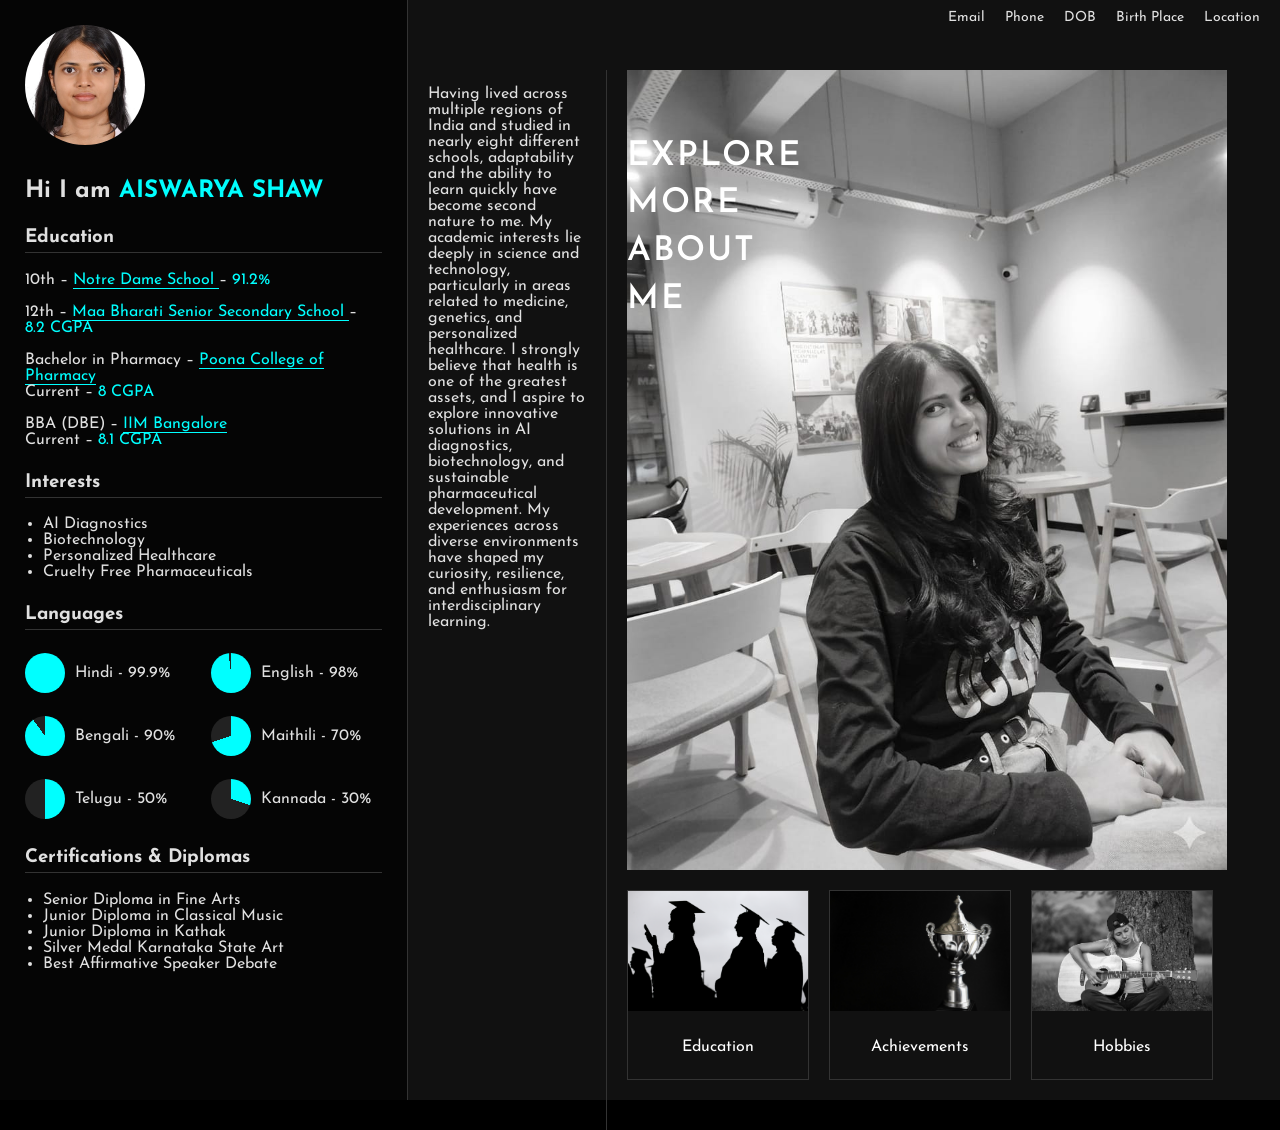
<file: index.html>
<!DOCTYPE html>
<html lang="en">
<head>
<meta charset="UTF-8">
<meta name="viewport" content="width=device-width, initial-scale=1.0">

<title>Aishwarya Shaw</title>

<link rel="stylesheet" href="style.css">

<link href="https://fonts.googleapis.com/css2?family=Josefin+Sans:wght@300;400;600&display=swap" rel="stylesheet">
</head>

<body>

<div class="container">

<!-- LEFT SIDEBAR -->

<div class="sidebar">

<img src="images/photo.jpg" class="small-profile">

<h2 class="intro-text">
Hi I am <span class="cyan">AISWARYA SHAW</span>
</h2>

<h3 class="section-title">Education</h3>

<p>
10th –
<a href="https://share.google/j7Ommg7h2gCqmQeDi" class="cyan">
Notre Dame School
</a>
– <span class="cyan">91.2%</span>
</p>

<p>
12th –
<a href="https://share.google/KuV3d6mWWuvXtAmzv" class="cyan">
Maa Bharati Senior Secondary School
</a>
– <span class="cyan">8.2 CGPA</span>
</p>

<p>
Bachelor in Pharmacy –
<a href="https://share.google/gszVM9sTWOZkSOD5a" class="cyan">
Poona College of Pharmacy
</a>
<br>
Current – <span class="cyan">8 CGPA</span>
</p>

<p>
BBA (DBE) –
<a href="https://share.google/2AHKvYJg8023UaRLu" class="cyan">
IIM Bangalore
</a>
<br>
Current – <span class="cyan">8.1 CGPA</span>
</p>

<h3 class="section-title">Interests</h3>

<ul class="list">
<li>AI Diagnostics</li>
<li>Biotechnology</li>
<li>Personalized Healthcare</li>
<li>Cruelty Free Pharmaceuticals</li>
</ul>

<h3 class="section-title">Languages</h3>

<div class="language-grid">

<div class="lang">
<div class="pie" style="--p:99.9"></div>
<p>Hindi - 99.9%</p>
</div>

<div class="lang">
<div class="pie" style="--p:98"></div>
<p>English - 98%</p>
</div>

<div class="lang">
<div class="pie" style="--p:90"></div>
<p>Bengali - 90%</p>
</div>

<div class="lang">
<div class="pie" style="--p:70"></div>
<p>Maithili - 70%</p>
</div>

<div class="lang">
<div class="pie" style="--p:50"></div>
<p>Telugu - 50%</p>
</div>

<div class="lang">
<div class="pie" style="--p:30"></div>
<p>Kannada - 30%</p>
</div>

</div>

<h3 class="section-title">Certifications & Diplomas</h3>

<ul class="list">
<li>Senior Diploma in Fine Arts</li>
<li>Junior Diploma in Classical Music</li>
<li>Junior Diploma in Kathak</li>
<li>Silver Medal Karnataka State Art</li>
<li>Best Affirmative Speaker Debate</li>
</ul>

</div>


<!-- RIGHT SIDE -->

<div class="main">

<div class="top-tabs">

<div class="tab">Email
<span class="tab-info">aiswarya.shaw25@iimb.ac.in</span>
</div>

<div class="tab">Phone
<span class="tab-info">82502xxxxx</span>
</div>

<div class="tab">DOB
<span class="tab-info">xx/xx/xxxx</span>
</div>

<div class="tab">Birth Place
<span class="tab-info">West Bengal</span>
</div>

<div class="tab">Location
<span class="tab-info">Pune</span>
</div>

</div>


<div class="right-content">

<div class="about">

<p>
Having lived across multiple regions of India and studied in nearly eight different
schools, adaptability and the ability to learn quickly have become second nature to me.
My academic interests lie deeply in science and technology, particularly in areas related
to medicine, genetics, and personalized healthcare.

I strongly believe that health is one of the greatest assets, and I aspire to explore
innovative solutions in AI diagnostics, biotechnology, and sustainable pharmaceutical
development. My experiences across diverse environments have shaped my curiosity,
resilience, and enthusiasm for interdisciplinary learning.
</p>

</div>


<div class="image-section">

<h1 class="overlay-text">
EXPLORE<br>
MORE<br>
ABOUT<br>
ME
</h1>

<img src="images/profile.jpeg" class="main-image">

<div class="bottom-cards">

<a href="education.html" class="card">
<img src="images/education.jpg">
<p>Education</p>
</a>

<a href="achievements.html" class="card">
<img src="images/achievements.jpg">
<p>Achievements</p>
</a>

<a href="hobbies.html" class="card">
<img src="images/hobbies.jpg">
<p>Hobbies</p>
</a>

</div>

</div>

</div>

</div>

</div>

</body>
</html>
</file>
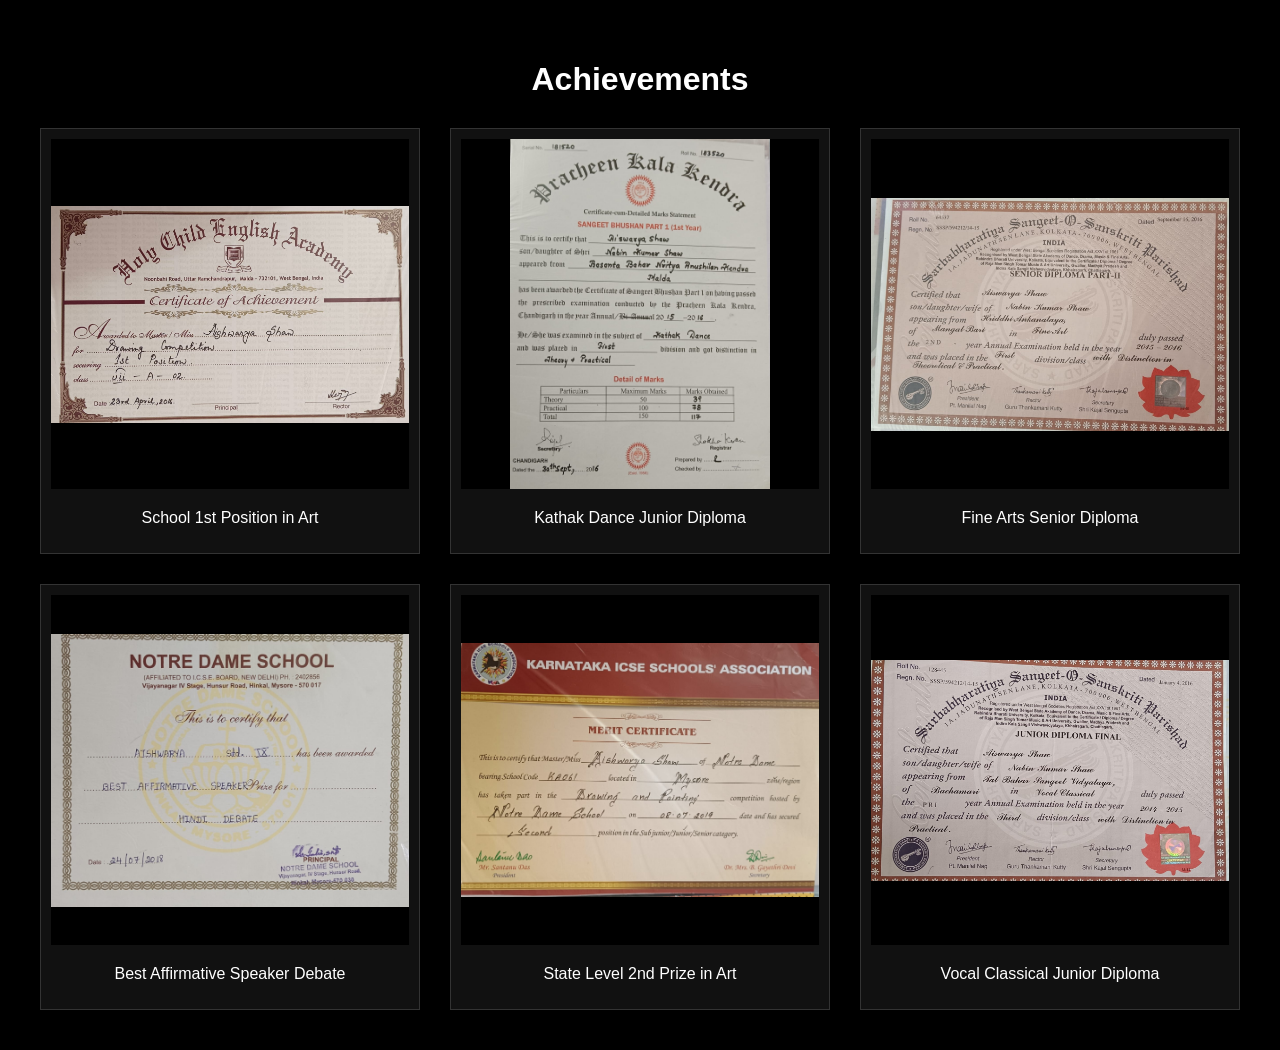
<file: achievements.html>
<!DOCTYPE html>
<html>
<head>
<title>Achievements</title>
<link rel="stylesheet" href="style.css">
</head>

<body class="page-body">

<h1 class="page-heading">Achievements</h1>

<div class="grid-gallery">

<div class="grid-item">
<img src="images/School 1st position in art.jpeg">
<p>School 1st Position in Art</p>
</div>

<div class="grid-item">
<img src="images/Kathak dance junior diploma.jpeg">
<p>Kathak Dance Junior Diploma</p>
</div>

<div class="grid-item">
<img src="images/Fine arts senior diploma.jpeg">
<p>Fine Arts Senior Diploma</p>
</div>

<div class="grid-item">
<img src="images/Best affirmative speaker debate.jpeg">
<p>Best Affirmative Speaker Debate</p>
</div>

<div class="grid-item">
<img src="images/State level 2nd prize in art.jpeg">
<p>State Level 2nd Prize in Art</p>
</div>

<div class="grid-item">
<img src="images/Vocal classical junior diploma.jpeg">
<p>Vocal Classical Junior Diploma</p>
</div>

</div>

</body>
</html>
</file>
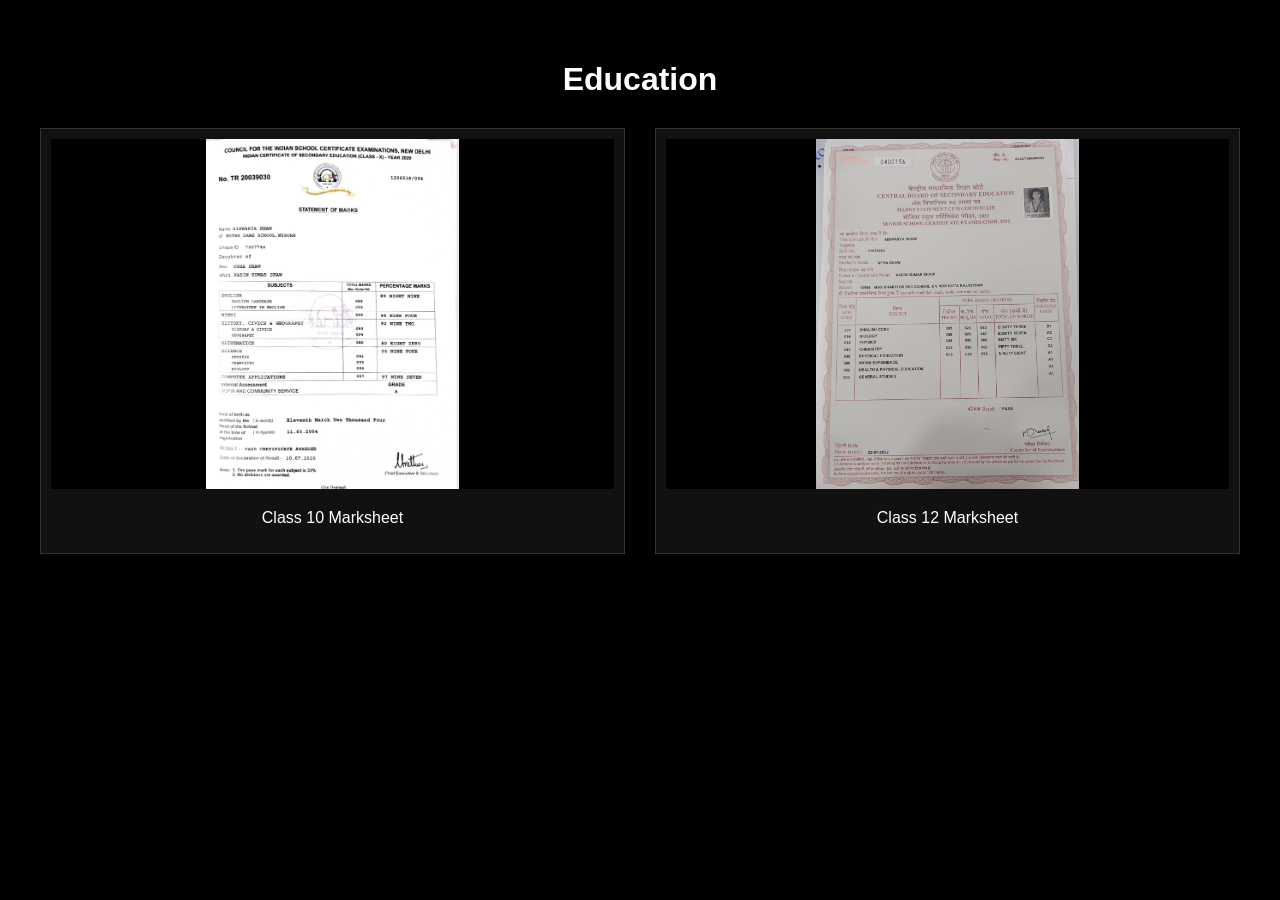
<file: education.html>
<!DOCTYPE html>
<html>
<head>
<title>Education</title>
<link rel="stylesheet" href="style.css">
</head>

<body class="page-body">

<h1 class="page-heading">Education</h1>

<div class="grid-gallery">

<div class="grid-item">
<img src="images/classX.png">
<p>Class 10 Marksheet</p>
</div>

<div class="grid-item">
<img src="images/classXII.jpeg">
<p>Class 12 Marksheet</p>
</div>

</div>

</body>
</html>
</file>
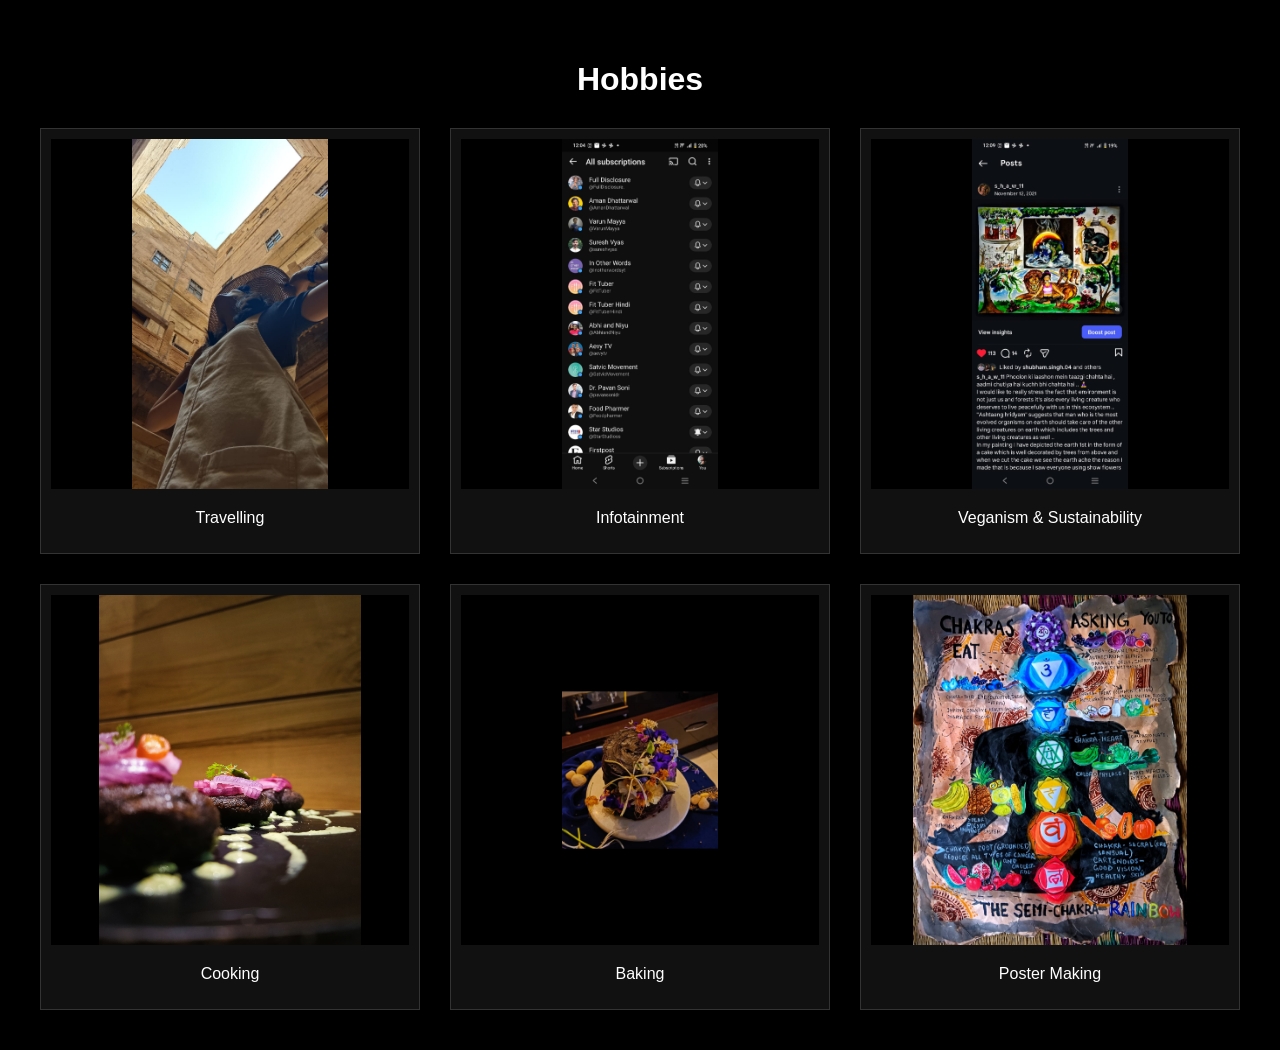
<file: hobbies.html>
<!DOCTYPE html>
<html>
<head>
<title>Hobbies</title>
<link rel="stylesheet" href="style.css">
</head>

<body class="page-body">

<h1 class="page-heading">Hobbies</h1>

<div class="grid-gallery">

<div class="grid-item">
<img src="images/travelling.jpeg">
<p>Travelling</p>
</div>

<div class="grid-item">
<img src="images/infotainment.jpeg">
<p>Infotainment</p>
</div>

<div class="grid-item">
<img src="images/veganism and sustainability.jpeg">
<p>Veganism & Sustainability</p>
</div>

<div class="grid-item">
<img src="images/cooking.jpeg">
<p>Cooking</p>
</div>

<div class="grid-item">
<img src="images/baking.jpeg">
<p>Baking</p>
</div>

<div class="grid-item">
<img src="images/poster making.jpeg">
<p>Poster Making</p>
</div>

</div>

</body>
</html>
</file>
<file: style.css>
body{
margin:0;
font-family:'Josefin Sans', sans-serif;
background:#000;
color:#e0e0e0;
}

.container{
display:flex;
min-height:100vh;
}

/* LEFT */

.sidebar{
width:30%;
background:#050505;
padding:25px;
border-right:1px solid #333;
}

.small-profile{
width:120px;
height:120px;
border-radius:50%;
object-fit:cover;
margin-bottom:10px;
}

.cyan{
color:#00ffff;
}

a.cyan{
text-decoration:none;
border-bottom:1px solid #00ffff;
transition:0.2s ease;
}

a.cyan:hover{
color:white;
border-bottom:1px solid white;
}
.section-title{
margin-top:25px;
border-bottom:1px solid #333;
padding-bottom:5px;
}

.list{
padding-left:18px;
}

/* RIGHT */

.main{
width:70%;
background:#111;
padding:20px;
position:relative;
}

.top-tabs{
position:absolute;
top:10px;
right:20px;
display:flex;
gap:20px;
}

.tab{
position:relative;
cursor:pointer;
font-size:14px;
}

.tab-info{
display:none;
position:absolute;
top:20px;
background:#000;
padding:5px 10px;
border:1px solid #444;
}

.tab:hover .tab-info{
display:block;
}

.right-content{
display:flex;
margin-top:50px;
height:100%;
}

.about{
width:20%;
padding-right:20px;
border-right:1px solid #333;
}

.image-section{
width:80%;
padding-left:20px;
position:relative;
}

.main-image{
width:100%;
max-width:600px;
display:block;
}

.overlay-text{
position:absolute;
top:40px;
left:20px;
font-size:34px;
font-weight:600;
line-height:1.4;
letter-spacing:2px;
color:white;
}

/* cards */

.bottom-cards{
display:flex;
gap:20px;
margin-top:20px;
flex-wrap:wrap;
}

.card{
width:180px;
border:1px solid #333;
text-decoration:none;
color:white;
}

.card img{
width:100%;
height:120px;
object-fit:cover;
}

.card p{
text-align:center;
padding:8px;
}

/* language */

.language-grid{
display:grid;
grid-template-columns:repeat(2,1fr);
gap:15px;
margin-top:15px;
}

.lang{
display:flex;
align-items:center;
gap:10px;
}

.pie{
width:40px;
height:40px;
border-radius:50%;
background:
conic-gradient(
#00ffff calc(var(--p)*1%),
#222 0
);
}

/* PAGE STYLES */

.page-body{
background:#000;
color:white;
padding:40px;
}

.page-heading{
text-align:center;
margin-bottom:30px;
}

.grid-gallery{
display:grid;
grid-template-columns:repeat(auto-fit,minmax(300px,1fr));
gap:30px;
}

.grid-item{
border:1px solid #333;
padding:10px;
text-align:center;
background:#111;
}

.grid-item img{
width:100%;
height:350px;
object-fit:contain;
background:black;
}

/* responsive */

@media(max-width:900px){

.container{
flex-direction:column;
}

.sidebar{
width:100%;
}

.main{
width:100%;
}

.right-content{
flex-direction:column;
}

.about{
width:100%;
border-right:none;
}

.image-section{
width:100%;
}

.language-grid{
grid-template-columns:1fr;
}

}
</file>
